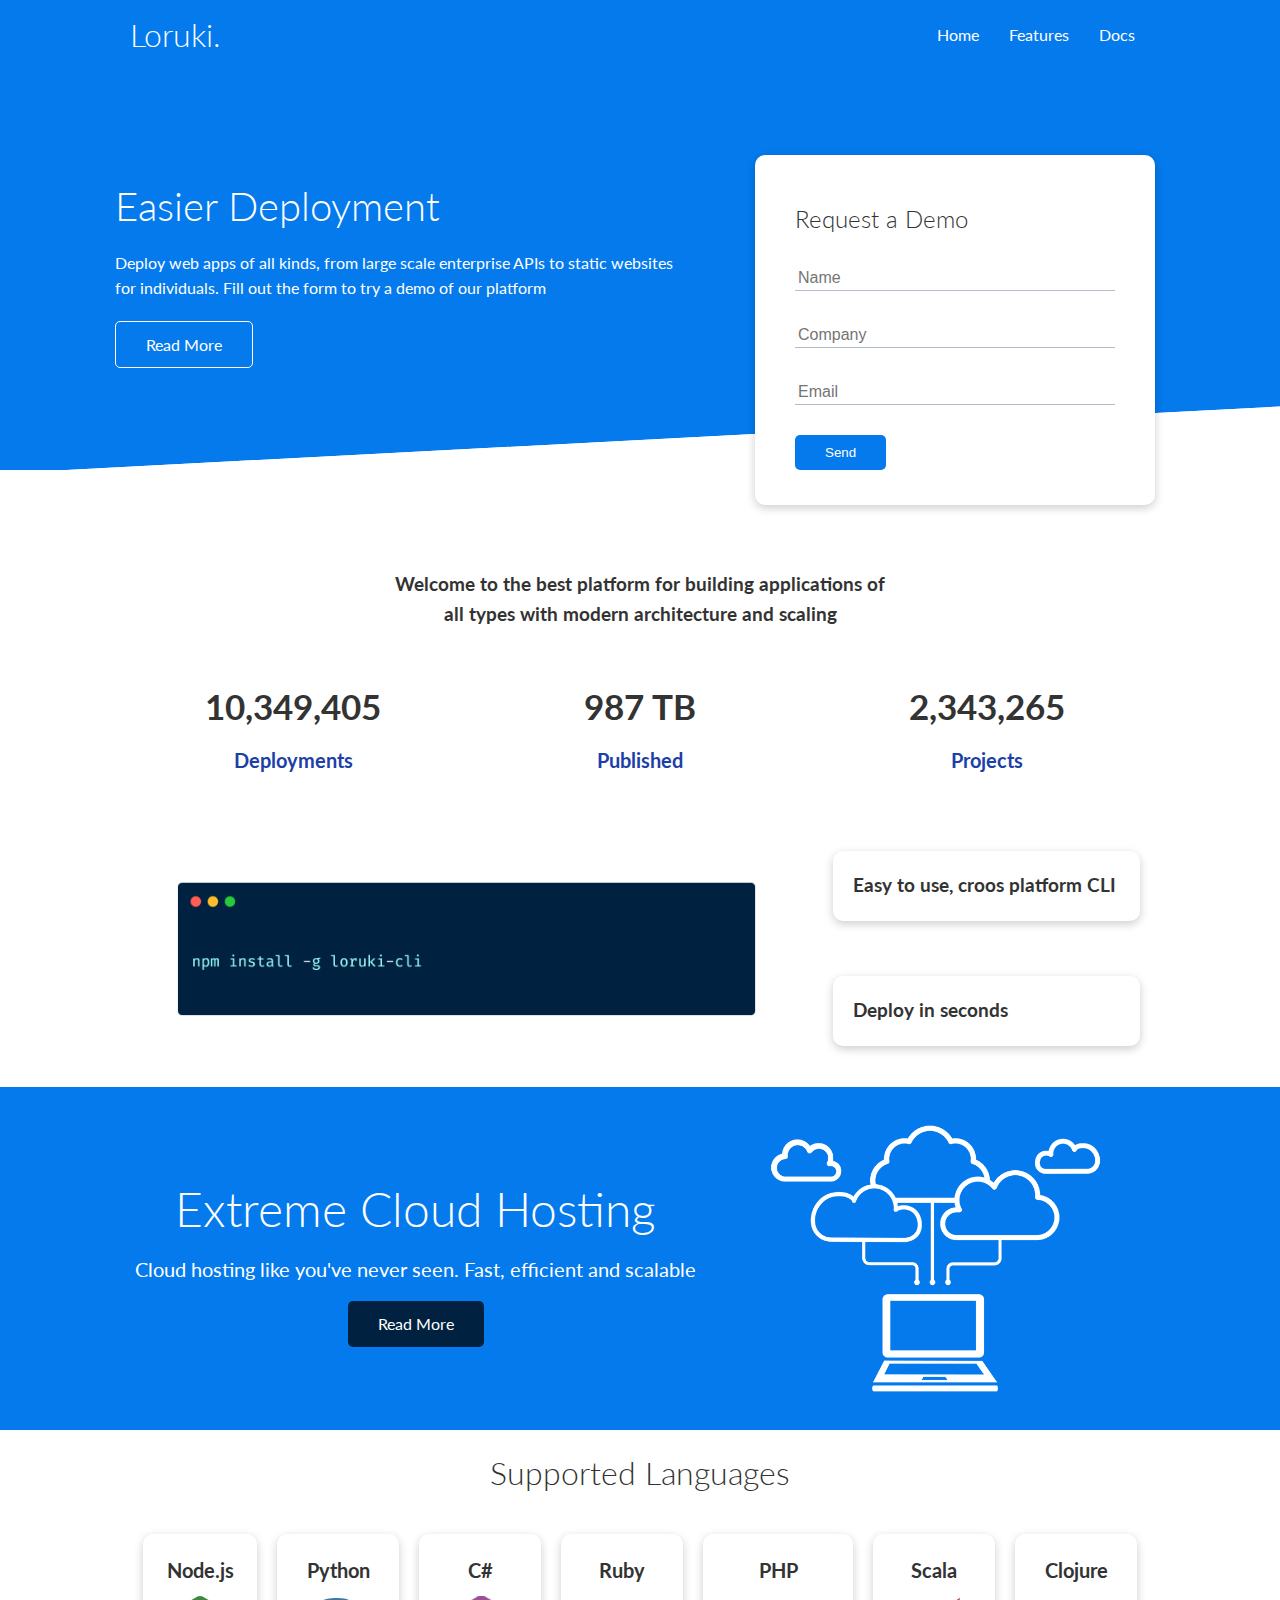
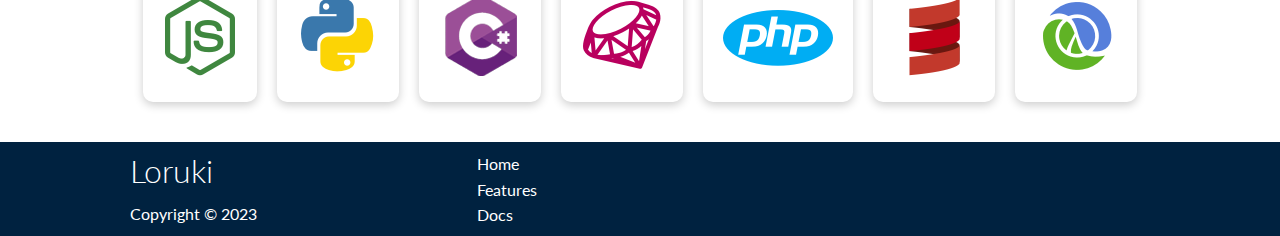
<file: index.html>
<!DOCTYPE html>
<html lang="en">
  <head>
    <meta charset="UTF-8" />
    <meta name="viewport" content="width=device-width, initial-scale=1.0" />
    <title>Loruki | Cloud Hosting for Everyone</title>
    <link rel="stylesheet" href="css/utilities.css" />
    <link rel="stylesheet" href="css/style.css" />
    <link
      rel="stylesheet"
      href="https://cdnjs.cloudflare.com/ajax/libs/font-awesome/6.4.0/css/all.min.css"
      integrity="sha512-iecdLmaskl7CVkqkXNQ/ZH/XLlvWZOJyj7Yy7tcenmpD1ypASozpmT/E0iPtmFIB46ZmdtAc9eNBvH0H/ZpiBw=="
      crossorigin="anonymous"
      referrerpolicy="no-referrer"
    />
  </head>
  <body>
    <!-- Navbar -->
    <div class="navbar">
      <div class="container flex">
        <h1 class="logo">Loruki.</h1>
        <nav>
          <ul>
            <li><a href="index.html">Home</a></li>
            <li><a href="features.html">Features</a></li>
            <li><a href="docs.html">Docs</a></li>
          </ul>
        </nav>
      </div>
    </div>

    <!-- Showcase -->
    <section class="showcase">
      <div class="container grid">
        <div class="showcase-text">
          <h1>Easier Deployment</h1>
          <p>
            Deploy web apps of all kinds, from large scale enterprise APIs to
            static websites for individuals. Fill out the form to try a demo of
            our platform
          </p>
          <a href="features.html" class="btn btn-outline">Read More</a>
        </div>

        <div class="showcase-form card">
          <h2>Request a Demo</h2>
          <form>
            <div class="form-control">
              <input type="text" name="name" placeholder="Name" />
            </div>
            <div class="form-control">
              <input type="text" name="company" placeholder="Company" />
            </div>
            <div class="form-control">
              <input type="email" name="email" placeholder="Email" />
            </div>
            <input type="submit" value="Send" class="btn btn-primary" />
          </form>
        </div>
      </div>
    </section>

    <!-- Stats -->
    <section class="stats">
      <div class="container">
        <h3 class="stats-heading text-center my-1">
          Welcome to the best platform for building applications of all types
          with modern architecture and scaling
        </h3>

        <div class="grid grid-3 text-center my-4">
          <div>
            <i class="fas fa-server fa-3x"></i>
            <h3>10,349,405</h3>
            <p class="text-secondary">Deployments</p>
          </div>
          <div>
            <i class="fas fa-upload fa-3x"></i>
            <h3>987 TB</h3>
            <p class="text-secondary">Published</p>
          </div>
          <div>
            <i class="fas fa-project-diagram fa-3x"></i>
            <h3>2,343,265</h3>
            <p class="text-secondary">Projects</p>
          </div>
        </div>
      </div>
    </section>

    <!-- Cli -->
    <section class="cli">
      <div class="container grid">
        <img src="images/cli.png" alt="" />
        <div class="card">
          <h3>Easy to use, croos platform CLI</h3>
        </div>
        <div class="card">
          <h3>Deploy in seconds</h3>
        </div>
      </div>
    </section>

    <!-- Cloud -->
    <section class="cloud bg-primary my-2 py-2">
      <div class="container grid">
        <div class="text-center">
          <h2 class="lg">Extreme Cloud Hosting</h2>
          <p class="lead my-1">
            Cloud hosting like you've never seen. Fast, efficient and scalable
          </p>
          <a href="features.htm;" class="btn btn-dark">Read More</a>
        </div>
        <img src="images/cloud.png" alt="" />
      </div>
    </section>

    <!-- Languages -->
    <section class="languages">
      <h2 class="md text-center my-2">Supported Languages</h2>
      <div class="container flex">
        <div class="card">
          <h4>Node.js</h4>
          <img src="images/logos/node.png" alt="" />
        </div>
        <div class="card">
          <h4>Python</h4>
          <img src="images/logos/python.png" alt="" />
        </div>
        <div class="card">
          <h4>C#</h4>
          <img src="images/logos/csharp.png" alt="" />
        </div>
        <div class="card">
          <h4>Ruby</h4>
          <img src="images/logos/ruby.png" alt="" />
        </div>
        <div class="card">
          <h4>PHP</h4>
          <img src="images/logos/php.png" alt="" />
        </div>
        <div class="card">
          <h4>Scala</h4>
          <img src="images/logos/scala.png" alt="" />
        </div>
        <div class="card">
          <h4>Clojure</h4>
          <img src="images/logos/clojure.png" alt="" />
        </div>
      </div>
    </section>

    <!-- Footer -->
    <footer class="footer bg-dark py5">
      <div class="container grid grid-3">
        <div>
          <h1>Loruki</h1>
          <p>Copyright &copy; 2023</p>
        </div>
        <nav>
          <ul>
            <li><a href="index.html">Home</a></li>
            <li><a href="features.html">Features</a></li>
            <li><a href="docs.html">Docs</a></li>
          </ul>
        </nav>
        <div class="social">
          <a href=""><i class="fab fa-github fa-2x"></i></a>
          <a href=""><i class="fab fa-facebook fa-2x"></i></a>
          <a href=""><i class="fab fa-instagram fa-2x"></i></a>
          <a href=""><i class="fab fa-twitter fa-2x"></i></a>
        </div>
      </div>
    </footer>
  </body>
</html>
</file>
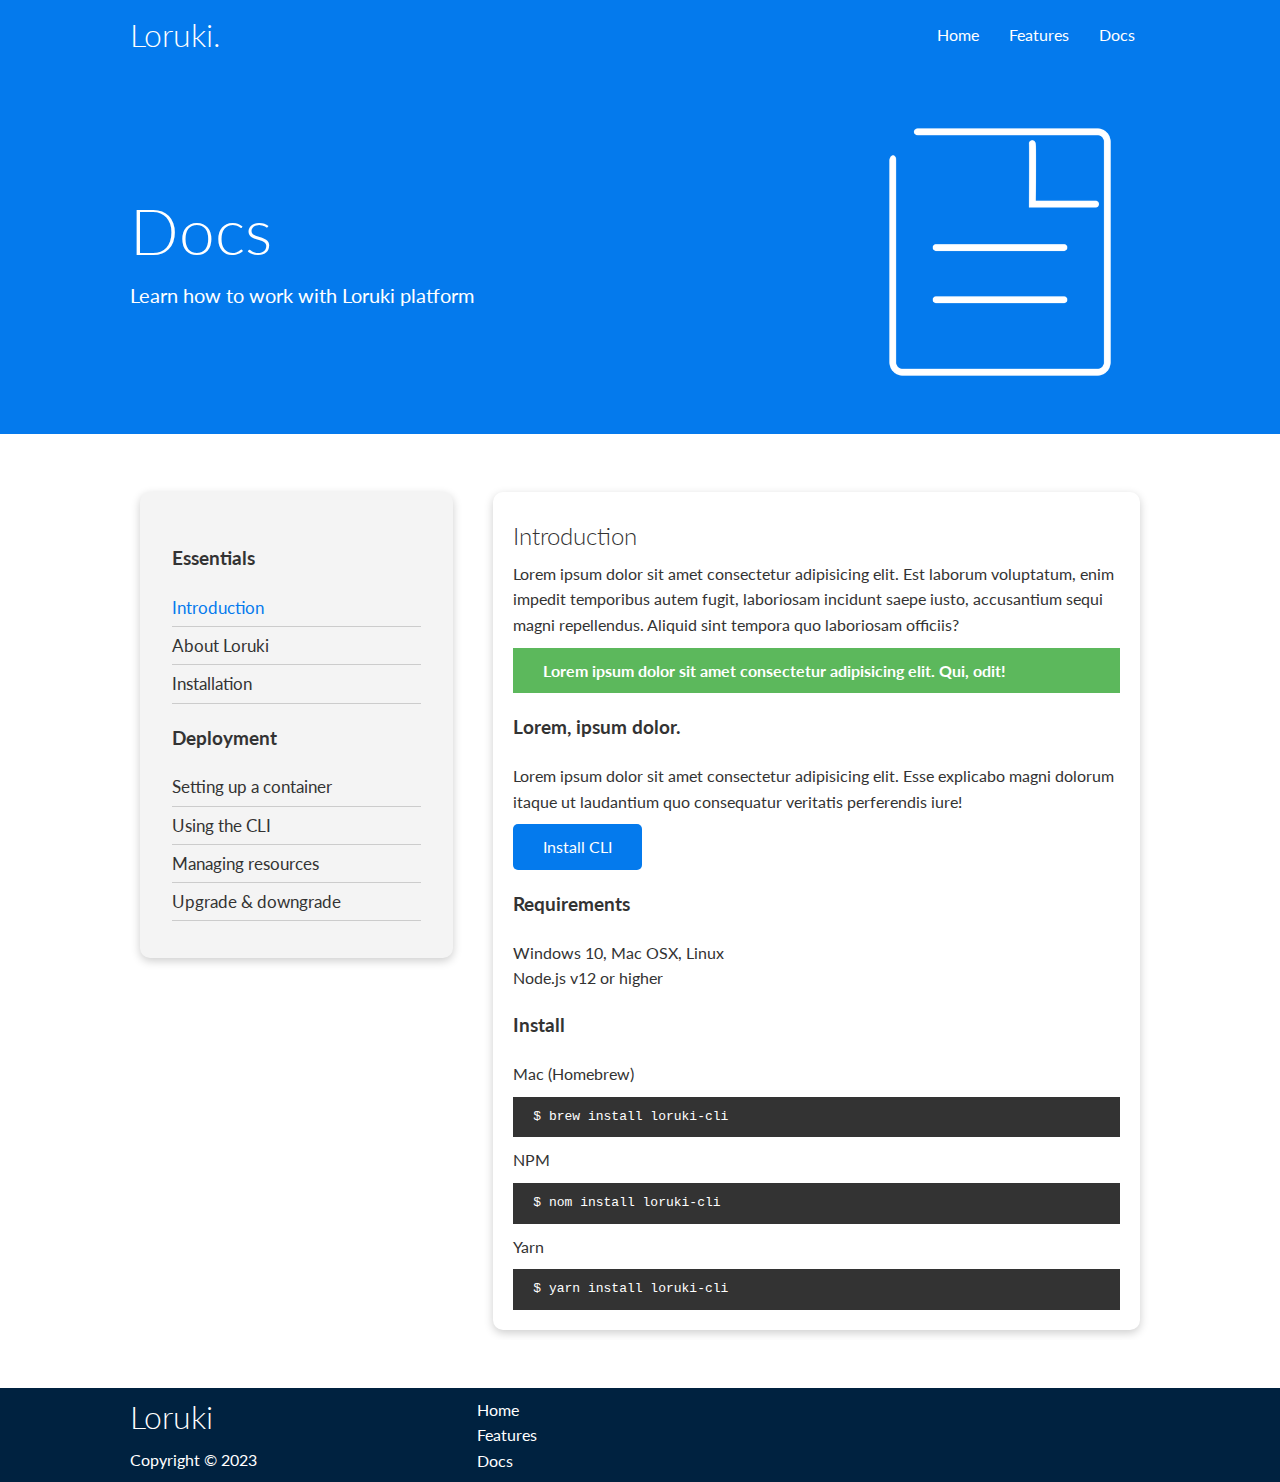
<file: docs.html>
<!DOCTYPE html>
<html lang="en">
  <head>
    <meta charset="UTF-8" />
    <meta name="viewport" content="width=device-width, initial-scale=1.0" />
    <title>Loruki | Cloud Hosting for Everyone</title>
    <link rel="stylesheet" href="css/utilities.css" />
    <link rel="stylesheet" href="css/style.css" />
    <link
      rel="stylesheet"
      href="https://cdnjs.cloudflare.com/ajax/libs/font-awesome/6.4.0/css/all.min.css"
      integrity="sha512-iecdLmaskl7CVkqkXNQ/ZH/XLlvWZOJyj7Yy7tcenmpD1ypASozpmT/E0iPtmFIB46ZmdtAc9eNBvH0H/ZpiBw=="
      crossorigin="anonymous"
      referrerpolicy="no-referrer"
    />
  </head>
  <body>
    <!-- Navbar -->
    <div class="navbar">
      <div class="container flex">
        <h1 class="logo">Loruki.</h1>
        <nav>
          <ul>
            <li><a href="index.html">Home</a></li>
            <li><a href="features.html">Features</a></li>
            <li><a href="docs.html">Docs</a></li>
          </ul>
        </nav>
      </div>
    </div>

    <!-- Head -->
    <section class="docs-head bg-primary py-3">
      <div class="container grid">
        <div>
          <h1 class="xl">Docs</h1>
          <p class="lead">
            Learn how to work with Loruki platform
          </p>
        </div>
        <img src="images/docs.png" alt="">
      </div>
    </section>

    <!-- Docs main -->
    <section class="docs-main my-4">
      <div class="container grid">
        <div class="card bg-light p-3">
          <h3 class="my-2">Essentials</h3>
          <nav>
            <ul>
              <li><a class="text-primary" href="#">Introduction</a></li>
              <li><a href="#">About Loruki</a></li>
              <li><a href="#">Installation</a></li>
            </ul>
          </nav>

          <h3 class="my-2">Deployment</h3>
          <nav>
            <ul>
              <li><a href="#">Setting up a container</a></li>
							<li><a href="#">Using the CLI</a></li>
							<li><a href="#">Managing resources</a></li>
							<li><a href="#">Upgrade & downgrade</a></li>
            </ul>
          </nav>
        </div>

        <div class="card">
          <h2>Introduction</h2>
          <p>Lorem ipsum dolor sit amet consectetur adipisicing elit. Est laborum voluptatum, enim impedit temporibus autem fugit, laboriosam incidunt saepe iusto, accusantium sequi magni repellendus. Aliquid sint tempora quo laboriosam officiis?</p>

          <div class="alert alert-success">
            <i class="fas fa-info"></i>
            Lorem ipsum dolor sit amet consectetur adipisicing elit. Qui, odit!
          </div>

          <h3>Lorem, ipsum dolor.</h3>
          <p>Lorem ipsum dolor sit amet consectetur adipisicing elit. Esse explicabo magni dolorum itaque ut laudantium quo consequatur veritatis perferendis iure!</p>
          <a href="#" class="btn btn-primary">Install CLI</a>

          <h3>Requirements</h3>
          <ul>
            <li>Windows 10, Mac OSX, Linux</li>
            <li>Node.js v12 or higher</li>
          </ul>

          <h3>Install</h3>
          <p>Mac (Homebrew)</p>
          <pre><code>$ brew install loruki-cli</code></pre>
          <p>NPM</p>
          <pre><code>$ nom install loruki-cli</code></pre>
          <p>Yarn</p>
          <pre><code>$ yarn install loruki-cli</code></pre>
        </div>
      </div>
    </section>


    <!-- Footer -->
    <footer class="footer bg-dark py5">
      <div class="container grid grid-3">
        <div>
          <h1>Loruki</h1>
          <p>Copyright &copy; 2023</p>
        </div>
        <nav>
          <ul>
            <li><a href="index.html">Home</a></li>
            <li><a href="features.html">Features</a></li>
            <li><a href="docs.html">Docs</a></li>
          </ul>
        </nav>
        <div class="social">
          <a href=""><i class="fab fa-github fa-2x"></i></a>
          <a href=""><i class="fab fa-facebook fa-2x"></i></a>
          <a href=""><i class="fab fa-instagram fa-2x"></i></a>
          <a href=""><i class="fab fa-twitter fa-2x"></i></a>
        </div>
      </div>
    </footer>
  </body>
</html>
</file>
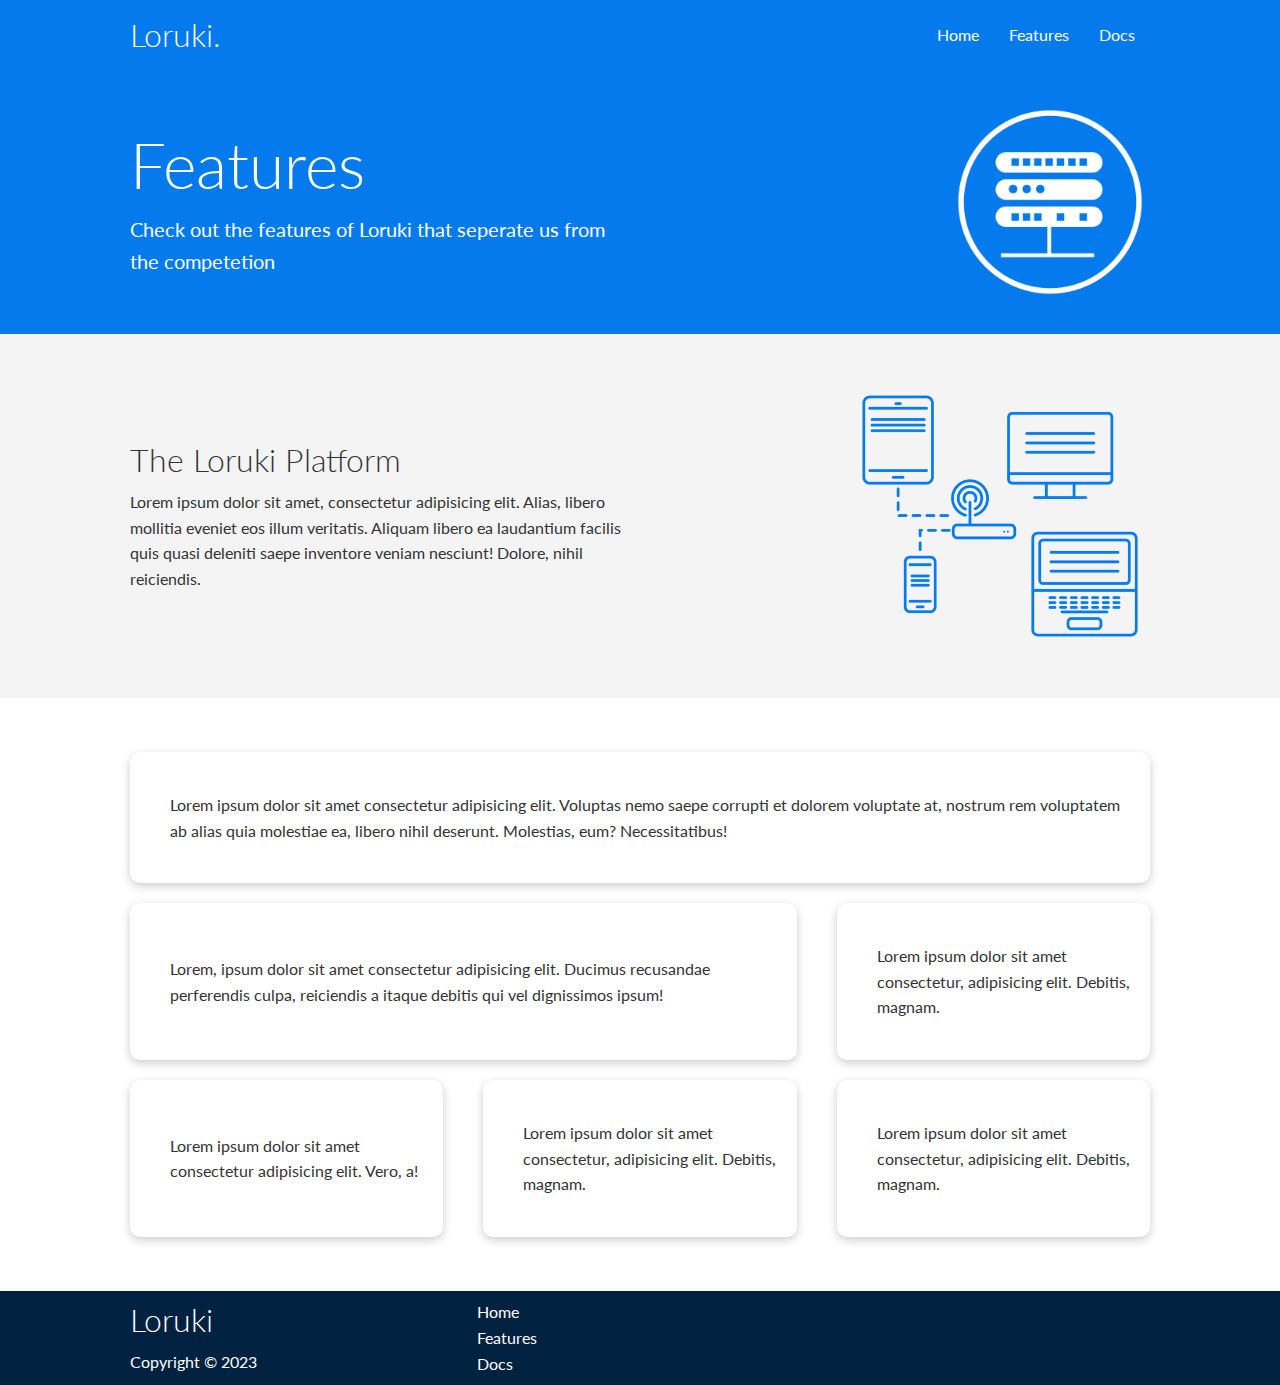
<file: features.html>
<!DOCTYPE html>
<html lang="en">
  <head>
    <meta charset="UTF-8" />
    <meta name="viewport" content="width=device-width, initial-scale=1.0" />
    <title>Loruki | Cloud Hosting for Everyone</title>
    <link rel="stylesheet" href="css/utilities.css" />
    <link rel="stylesheet" href="css/style.css" />
    <link
      rel="stylesheet"
      href="https://cdnjs.cloudflare.com/ajax/libs/font-awesome/6.4.0/css/all.min.css"
      integrity="sha512-iecdLmaskl7CVkqkXNQ/ZH/XLlvWZOJyj7Yy7tcenmpD1ypASozpmT/E0iPtmFIB46ZmdtAc9eNBvH0H/ZpiBw=="
      crossorigin="anonymous"
      referrerpolicy="no-referrer"
    />
  </head>
  <body>
    <!-- Navbar -->
    <div class="navbar">
      <div class="container flex">
        <h1 class="logo">Loruki.</h1>
        <nav>
          <ul>
            <li><a href="index.html">Home</a></li>
            <li><a href="features.html">Features</a></li>
            <li><a href="docs.html">Docs</a></li>
          </ul>
        </nav>
      </div>
    </div>

    <!-- Head -->
    <section class="features-head bg-primary py-3">
      <div class="container grid">
        <div>
          <h1 class="xl">Features</h1>
          <p class="lead">
            Check out the features of Loruki that seperate us from the
            competetion
          </p>
        </div>
        <img src="images/server.png" alt="">
      </div>
    </section>

    <!-- Sub head -->
    <section class="features-sub-head bg-light py-3">
      <div class="container grid">
        <div>
          <h1 class="md">The Loruki Platform</h1>
          <p>
            Lorem ipsum dolor sit amet, consectetur adipisicing elit. Alias, libero mollitia eveniet eos illum veritatis. Aliquam libero ea laudantium facilis quis quasi deleniti saepe inventore veniam nesciunt! Dolore, nihil reiciendis.
          </p>
        </div>
        <img src="images/server2.png" alt="">
      </div>
    </section>

    <section class="features-main my-2">
      <div class="container grid grid-3">
          <div class="card flex">
              <i class="fas fa-server fa-3x"></i>
              <p>Lorem ipsum dolor sit amet consectetur adipisicing elit. Voluptas nemo saepe corrupti et dolorem voluptate at, nostrum rem voluptatem ab alias quia molestiae ea, libero nihil deserunt. Molestias, eum? Necessitatibus!</p>
          </div>
          <div class="card flex">
              <i class="fas fa-network-wired fa-3x"></i>
              <p>
                  Lorem, ipsum dolor sit amet consectetur adipisicing elit. Ducimus
                  recusandae perferendis culpa, reiciendis a itaque debitis qui vel
                  dignissimos ipsum!
              </p>
          </div>
          <div class="card flex">
              <i class="fas fa-laptop-code fa-3x"></i>
              <p>
                  Lorem ipsum dolor sit amet consectetur, adipisicing elit. Debitis,
                  magnam.
              </p>
          </div>
          <div class="card flex">
              <i class="fas fa-database fa-3x"></i>
              <p>
                  Lorem ipsum dolor sit amet consectetur adipisicing elit. Vero, a!
              </p>
          </div>
          <div class="card flex">
              <i class="fas fa-power-off fa-3x"></i>
              <p>
                  Lorem ipsum dolor sit amet consectetur, adipisicing elit. Debitis,
                  magnam.
              </p>
          </div>
          <div class="card flex">
              <i class="fas fa-upload fa-3x"></i>
              <p>
                  Lorem ipsum dolor sit amet consectetur, adipisicing elit. Debitis,
                  magnam.
              </p>
          </div>
      </div>
  </section>

    <!-- Footer -->
    <footer class="footer bg-dark py5">
      <div class="container grid grid-3">
        <div>
          <h1>Loruki</h1>
          <p>Copyright &copy; 2023</p>
        </div>
        <nav>
          <ul>
            <li><a href="index.html">Home</a></li>
            <li><a href="features.html">Features</a></li>
            <li><a href="docs.html">Docs</a></li>
          </ul>
        </nav>
        <div class="social">
          <a href=""><i class="fab fa-github fa-2x"></i></a>
          <a href=""><i class="fab fa-facebook fa-2x"></i></a>
          <a href=""><i class="fab fa-instagram fa-2x"></i></a>
          <a href=""><i class="fab fa-twitter fa-2x"></i></a>
        </div>
      </div>
    </footer>
  </body>
</html>
</file>
<file: css/utilities.css>
.container {
  max-width: 1100px;
  margin: 0 auto;
  overflow: auto;
  padding: 0 40px;
}

.card {
  background-color: white;
  border-radius: 10px;
  box-shadow: 0 3px 10px rgba(0, 0, 0, 0.2);
  padding: 20px;
  margin: 10px;
  color: #333;
}

.btn {
  display: inline-block;
  padding: 10px 30px;
  cursor: pointer;
  background: var(--primary-color);
  color: white;
  border: none;
  border-radius: 5px;
}

.btn-outline {
  background-color: transparent;
  border: 1px solid white;
}

.btn:hover {
  transform: scale(0.98);
}

/* Backgrounds & colored buttons */
.bg-primary, .btn-primary {
  background-color: var(--primary-color);
  color: white;
}

.bg-secondary, .btn-secondary {
  background-color: var(--secondary-color);
  color: white;
}

.bg-dark, .btn-dark {
  background-color: var(--dark-color);
  color: white;
}

.bg-light, .btn-light {
  background-color: var(--light-color);
  color: #333;
}

.bg-primary a, .btn-primary a,
.bg-secondary a, .btn-secondary a,
.bg-dark a, .btn-dark a {
  color: white;
}

/* Text colors */
.text-primary {
  color: var(--primary-color);
}

.text-secondary {
  color: var(--secondary-color);
}

.text-dark {
  color: var(--dark-color);
}

.text-light {
  color: var(--light-color);
}

/* Text sizes */
.lead {
  font-size: 20px;
}

.sm {
  font-size: 1rem;
}

.md {
  font-size: 2rem;
}

.lg {
  font-size: 3rem;
}

.xl {
  font-size: 4rem;
}

.text-center {
  text-align: center;
}

/* Alert */
.alert {
  background-color: var(--light-color);
  padding: 10px 20px;
  font-weight: bold;
  margin: 10px 0;
}

.alert i {
  margin-right: 10px;
}

.alert-success {
  background-color: var(--success-color);
  color: white;
}

.alert-error {
  background-color: var(--error-color);
  color: white;
}

.flex {
  display: flex;
  justify-content: center;
  align-items: center;
  height: 100%;
}

.grid {
  display: grid;
  grid-template-columns: repeat(2, 1fr);
  gap: 20px;
  justify-content: center;
  align-items: center;
  height: 100%;
}

.grid-3 {
  grid-template-columns: repeat(3, 1fr);
}

/* Margin */
.my-1 {
  margin: 1rem 0;
}

.my-2 {
  margin: 1.5rem 0;
}

.my-3 {
  margin: 2rem 0;
}

.my-4 {
  margin: 3rem 0;
}

.my-5 {
  margin: 4rem 0;
}

.m-1 {
  margin: 1rem;
}

.m-2 {
  margin: 1.5rem;
}

.m-3 {
  margin: 2rem;
}

.m-4 {
  margin: 3rem;
}

.m-5 {
  margin: 4rem;
}

/* Padding */
.py-1 {
  padding: 1rem 0;
}

.py-2 {
  padding: 1.5rem 0;
}

.py-3 {
  padding: 2rem 0;
}

.py-4 {
  padding: 3rem 0;
}

.py-5 {
  padding: 4rem 0;
}

.p-1 {
  padding: 1rem;
}

.p-2 {
  padding: 1.5rem;
}

.p-3 {
  padding: 2rem;
}

.p-4 {
  padding: 3rem;
}

.p-5 {
  padding: 4rem;
}
</file>
<file: css/style.css>
@import url('https://fonts.googleapis.com/css2?family=Lato:wght@300&display=swap');

:root {
  --primary-color: #047aed;
  --secondary-color: #1c3fa8;
  --dark-color: #002240;
  --light-color: #f4f4f4;
  --success-color: #5cb85c;
  --error-color: #d9534f;
}

* {
  box-sizing: border-box;
  padding: 0;
  margin: 0;
}

body {
  font-family: 'Lato', sans-serif;
  color: #333;
  line-height: 1.6;
}

ul {
  list-style: none;
}

a {
  text-decoration: none;
  color: #333;
}

h1, h2 {
  font-weight: 300;
  line-height: 1.2;
  margin: 10px 0;
}

p {
  margin: 10px 0;
}

img {
  width: 100%;
}

code, pre {
  background: #333;
  color: #fff;
  padding: 10px;
}

/* Navbar */
.navbar {
  background-color: var(--primary-color);
  color: #fff;
  height: 70px;
}

.navbar ul {
  display: flex;
}

.navbar a {
  color: white;
  padding: 10px;
  margin: 0 5px;
}

.navbar a:hover {
  border-bottom: 2px solid white;
}

.navbar .flex {
  justify-content: space-between;
}

/* Showcase */
.showcase {
  height: 400px;
  background-color: var(--primary-color);
  color: white;
  position: relative;
}

.showcase h1 {
  font-size: 40px;
}

.showcase p {
  margin: 20px 0;
}

.showcase .grid {
  grid-template-columns: 55% 45%;
  gap: 30px;
  overflow: visible;
}

.showcase-text {
  animation: slideInFromLeft 1s ease-in;
}

.showcase-form {
  position: relative;
  top: 60px;
  height: 350px;
  width: 400px;
  padding: 40px;
  z-index: 100;
  justify-self: flex-end;
  animation: slideInFromRight 1s ease-in;
}

.showcase .form-control {
  margin: 30px 0;
}

.showcase-form input[type='text'],
.showcase-form input[type='email'] {
  border: 0;
  border-bottom: 1px solid #b4becb;
  width: 100%;
  padding: 3px;
  font-size: 16px;
}

.showcase-form input:focus {
  outline: none;
}

.showcase::before,.showcase::after {
  content: '';
  position: absolute;
  height: 100px;
  bottom: -70px;
  right: 0;
  left: 0;
  background-color: white;
  transform: skewY(-3deg);
  -webkit-transform: skewY(-3deg);
  -moz-transform: skewY(-3deg);
  -ms-transform: skewY(-3deg);
}

/* Stats */
.stats {
  padding-top: 100px;
  animation: slideInFromBottom 1s ease-in;
}

.stats-heading {
  max-width: 500px;
  margin: auto;
}

.stats .grid h3 {
  font-size: 35px;
}

.stats .grid p {
  font-size: 20px;
  font-weight: bold;
}

/* Cli */
.cli .grid {
  grid-template-columns: repeat(3, 1fr);
  grid-template-rows: repeat(2, 1fr);
}

.cli .grid > *:first-child {
  grid-column: 1 / span 2;
  grid-row: 1 / span 2;
}

/* Cloud */
.cloud .grid {
  grid-template-columns: 4fr 3fr;
}

/* Languages */
.languages .flex {
  flex-wrap: wrap;
}

.languages .card {
  text-align: center;
  margin: 18px 10px 40px;
  transition: transform 0.2s ease-in;
}

.languages .card h4 {
  font-size: 20px;
  margin-bottom: 10px;
}

.languages .card:hover {
  transform: translateY(-15px);
}

/* Features */
.features-head img {
  width: 200px;
  justify-self: flex-end;
}

.features-sub-head img, .docs-head img {
  width: 300px;
  justify-self: flex-end;
}

.features-main .card > i {
  margin-right: 20px;
}

.features-main .grid {
  padding: 30px;
}

.features-main .grid > *:first-child {
  grid-column: 1 / span 3;
}

.features-main .grid > *:nth-child(2) {
  grid-column: 1 / span 2;
}

/* Docs */
.docs-main h3 {
  margin: 20px 0;
}

.docs-main .grid {
  grid-template-columns: 1fr 2fr;
  align-items: flex-start;
}

.docs-main nav li {
  font-size: 17px;
  margin-bottom: 5px;
  padding-bottom: 5px;
  border-bottom: 1px solid #ccc;
}

.docs-main a:hover {
  font-weight: bold;
}

/* Footer */
.footer .social a {
  margin: 0 10px;
}

/* Animations */
@keyframes slideInFromLeft {
  0% {
    transform: translateX(-100%);
  }

  100% {
    transform: translateX(0);
  }
}

@keyframes slideInFromRight {
  0% {
    transform: translateX(100%);
  }

  100% {
    transform: translateX(0);
  }
}

@keyframes slideInFromTop {
  0% {
    transform: translateY(-100%);
  }

  100% {
    transform: translateX(0);
  }
}

@keyframes slideInFromBottom {
  0% {
    transform: translateY(100%);
  }

  100% {
    transform: translateX(0);
  }
}


/* Tablets and under */
@media (max-width: 768px) {
  /* anything under 768px is going to be styled here */
  .grid, .showcase .grid,
  .stats .grid,
  .cli .grid,
  .cloud .grid,
  .features-main .grid,
  .docs-main .grid {
    grid-template-columns: 1fr;
    grid-template-rows: 1fr;
  }

  .showcase {
    height: auto;
  }

  .showcase-text {
    text-align: center;
    margin-top: 40px;
    animation: slideInFromTop 1s ease-in;
  }

  .showcase-form {
    justify-self: center;
    margin: auto;
    animation: slideInFromBottom 1s ease-in;
  }

  .cli .grid > *:first-child {
    grid-column: 1;
    grid-row: 1;
  }

  .features-head, .features-sub-head,
  .docs-head {
    text-align: center;
  }

  .features-head img, .features-sub-head img,
  .docs-head img {
    justify-self: center;
  }

  .features-main .grid > *:first-child,
  .features-main .grid > *:nth-child(2) {
    grid-column: 1;
  }
}


/* Mobile */
@media (max-width: 500px) {
  .navbar {
    height: 110px;
  }

  .navbar .flex {
    flex-direction: column;
  }

  .navbar ul {
    padding: 10px;
    background-color: rgba(0, 0, 0, 0.1);
  }
}
</file>
